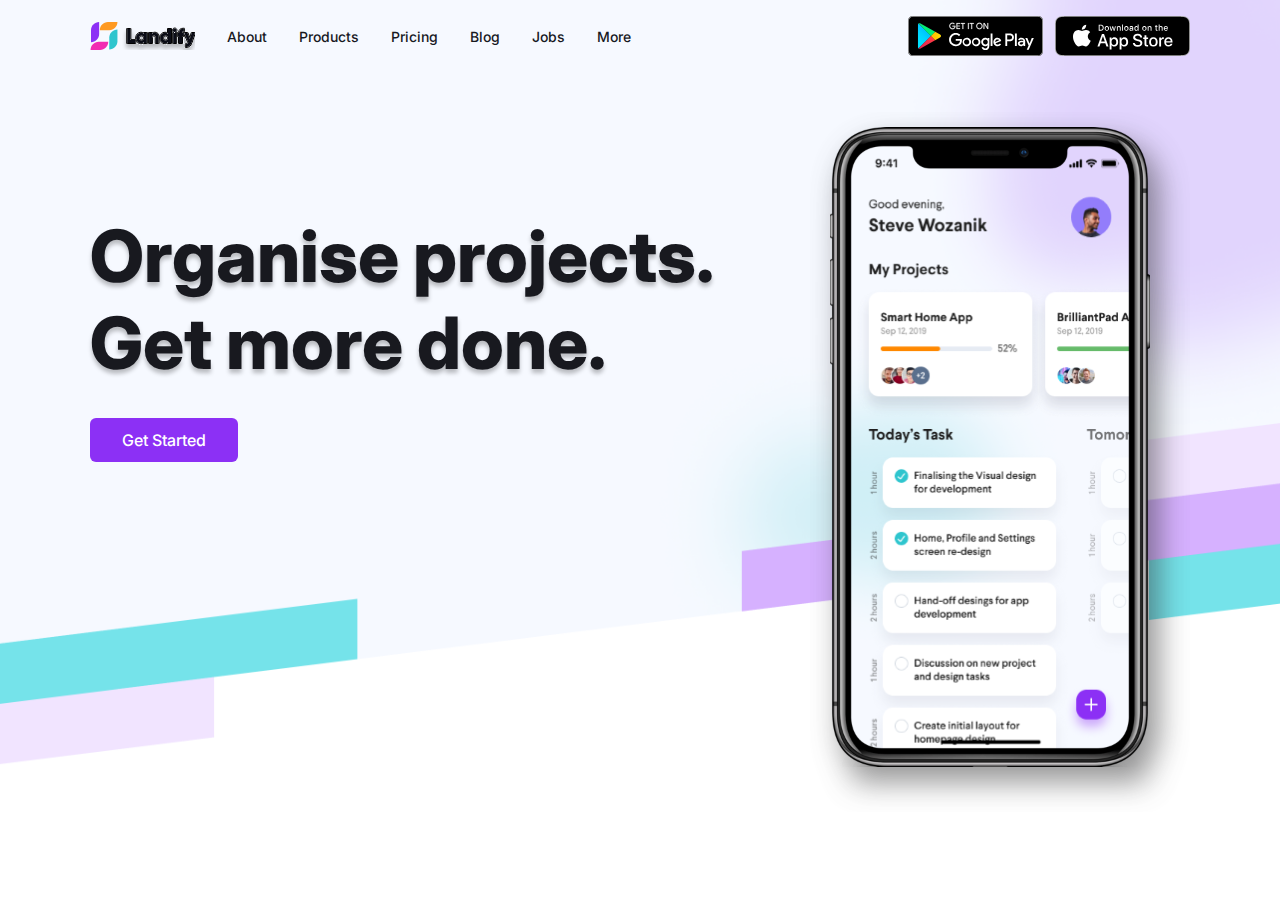
<file: august-26-landify/index.html>
<!DOCTYPE html>
<html lang="en">
<head>
    <meta charset="UTF-8">
    <meta name="viewport" content="width=device-width, initial-scale=1.0">
    <title>Landify</title>
    <link rel="stylesheet" href="style.css">
    <link rel="preconnect" href="https://fonts.googleapis.com">
    <link rel="preconnect" href="https://fonts.gstatic.com" crossorigin>
    <link href="https://fonts.googleapis.com/css2?family=Inter:wght@400;500;800&display=swap" rel="stylesheet">
</head>
<body>
    <main class="hero">
        <header class="hero-header">
            <nav class="hero-nav container">
                <div class="hero-header-left">
                    <img src="images/landify-logo.svg" alt="Landify Logo" />
                    <ul class="hero-nav-links">
                        <li class="hero-nav-link"><a href="#">About</a></li>
                        <li class="hero-nav-link"><a href="#">Products</a></li>
                        <li class="hero-nav-link"><a href="#">Pricing</a></li>
                        <li class="hero-nav-link"><a href="#">Blog</a></li>
                        <li class="hero-nav-link"><a href="#">Jobs</a></li>
                        <li class="hero-nav-link"><a href="#">More</a></li>
                    </ul>
                </div>
                <div class="hero-header-right">
                    <a target="_blank" href="https://play.google.com/store/games?hl=tr&gl=US"><img src="images/badge-googleplay.svg" alt="Google Play Badge" /></a>
                    <a href="#"><img src="images/badge-appstore.svg" alt="App Store Badge" /></a>
                </div>
            </nav>
        </header>
        <div class="hero-main container">
            <div class="hero-main-left">
                <h1 class="hero-main-title">Organise projects. <br> Get more done.</h1>
                <a class="hero-main-cta">Get Started</a>
            </div>
            <div class="hero-main-right">
                <img src="images/phone-mockup.svg" alt="phone mockup" />
            </div>
        </div>
    </main>
</body>
</html>
</file>
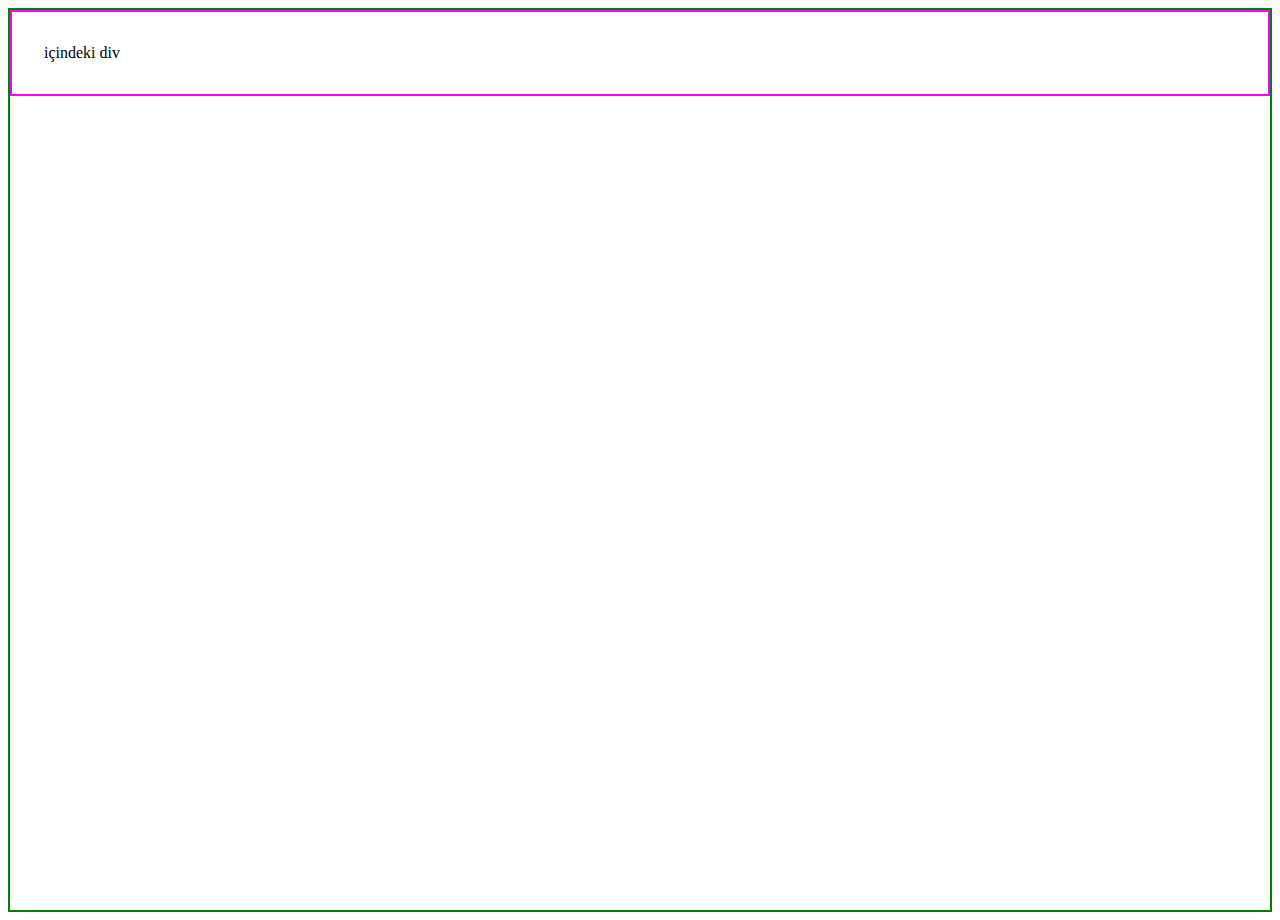
<file: css Units/index.html>
<!DOCTYPE html>
<html lang="en">
  <head>
    <title>CSS UNITS</title>
    <link rel="stylesheet" href="style.css">
  </head>
  <body>
    <div class="container">
      <div class="ic-div">içindeki div</div>
    </div>
  </body>
</html>
</file>
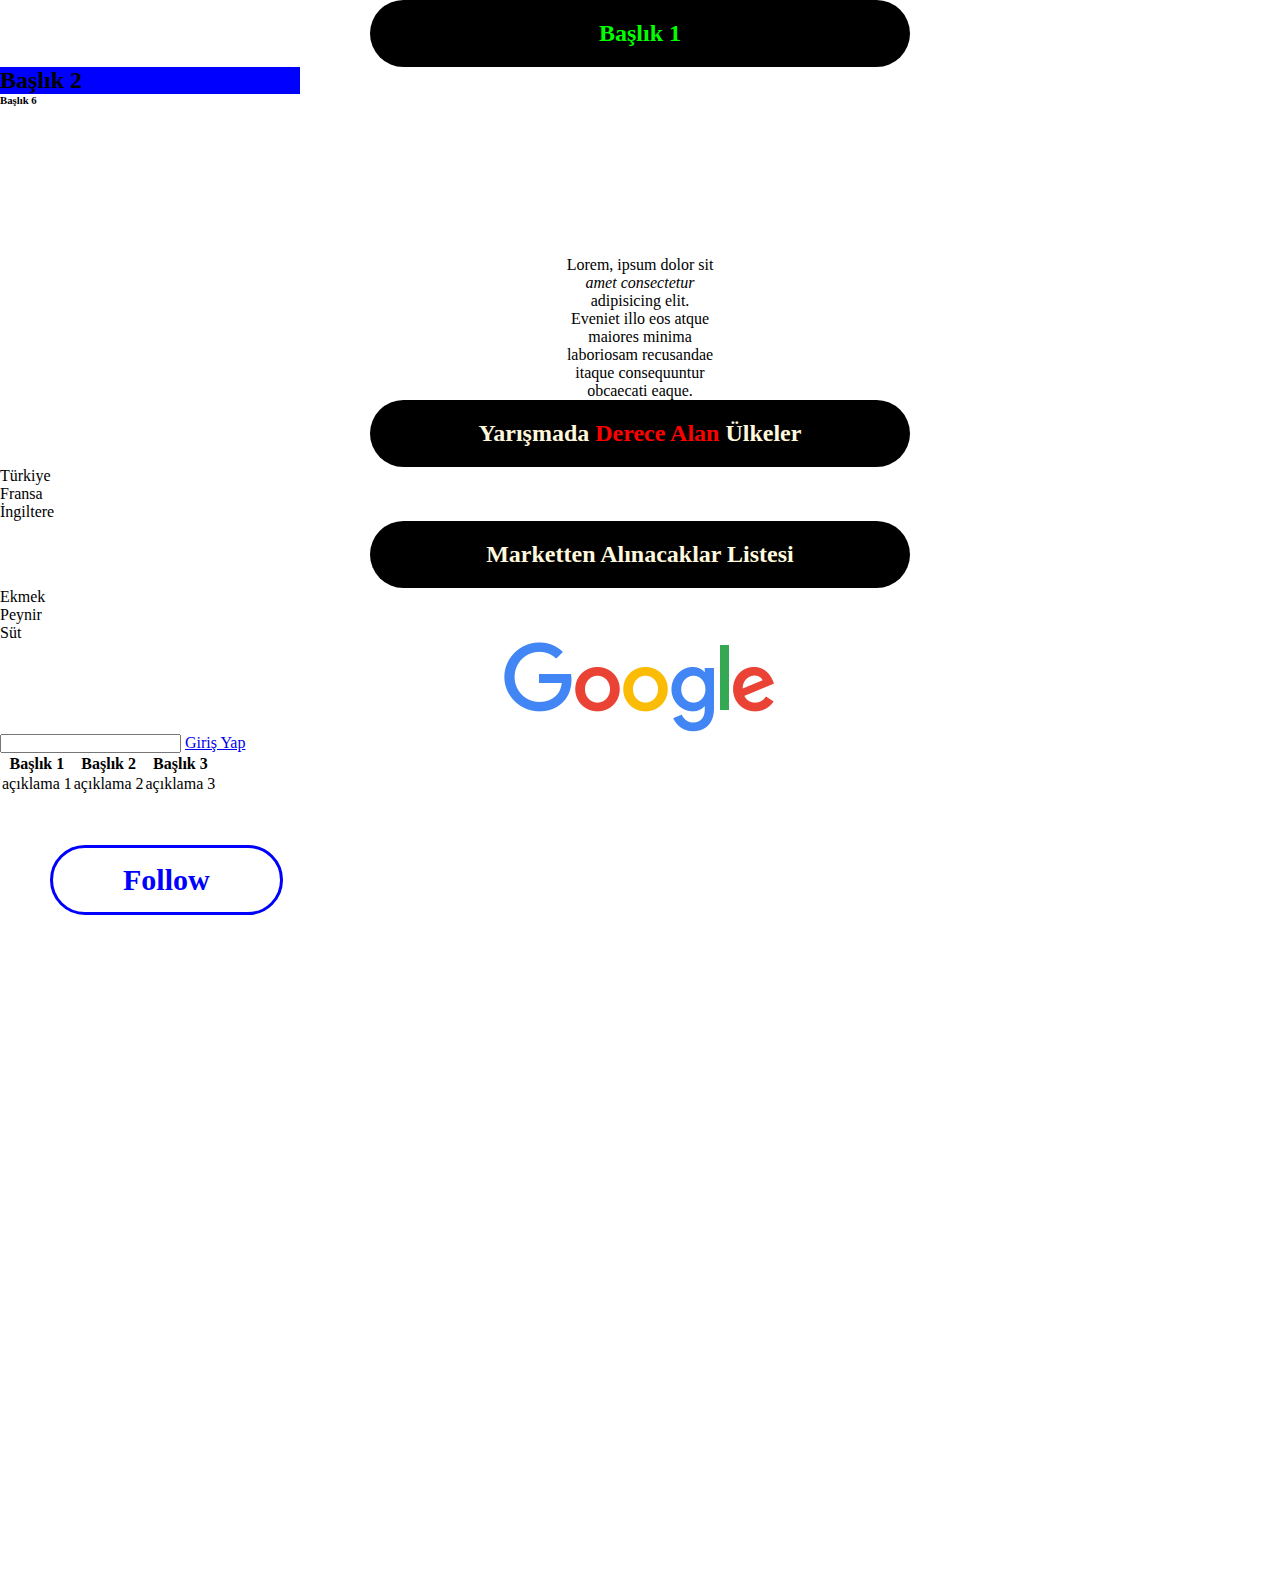
<file: ders-1/index.html>
<!DOCTYPE html>
<html>
    <head>
        <title>HTML Giriş</title>
        <link rel="stylesheet" href="style.css" />
    </head>
    <body>
        <h1 class="title">Başlık 1</h1>
        <h2>Başlık 2</h2>
        <h6>Başlık 6</h6>
        <p>Lorem, ipsum dolor sit <i>amet consectetur</i> adipisicing elit. Eveniet illo eos atque maiores minima laboriosam recusandae itaque consequuntur obcaecati eaque.</p>

        <div>
            <h1>Yarışmada <span style="color: red;">Derece Alan</span> Ülkeler</h1>
            <ol>
                <li>Türkiye</li>
                <li>Fransa</li>
                <li>İngiltere</li>
            </ol>
        </div>


        <h1>Marketten Alınacaklar Listesi</h1>
        <ul>
            <li>Ekmek</li>
            <li>Peynir</li>
            <li>Süt</li>
        </ul>

        <img src="images/google-logo.png" alt="Google Logo" />
        <input type="text" />

        <a href="about.html" target="_blank">Giriş Yap</a>


        <table>
            <tr>
                <th>Başlık 1</th>
                <th>Başlık 2</th>
                <th>Başlık 3</th>
            </tr>
            <tr>
                <td>açıklama 1</td>
                <td>açıklama 2</td>
                <td>açıklama 3</td>
            </tr>
        </table>

        <a class="follow-btn">Follow</a>

        <div style="width: 100%"><iframe width="100%" height="600" frameborder="0" scrolling="no" marginheight="0" marginwidth="0" src="https://maps.google.com/maps?width=100%25&amp;height=600&amp;hl=en&amp;q=1%20Grafton%20Street,%20Dublin,%20Ireland+(My%20Business%20Name)&amp;t=&amp;z=14&amp;ie=UTF8&amp;iwloc=B&amp;output=embed"><a href="https://www.maps.ie/population/">Population calculator map</a></iframe></div>
    </body>
</html>
</file>
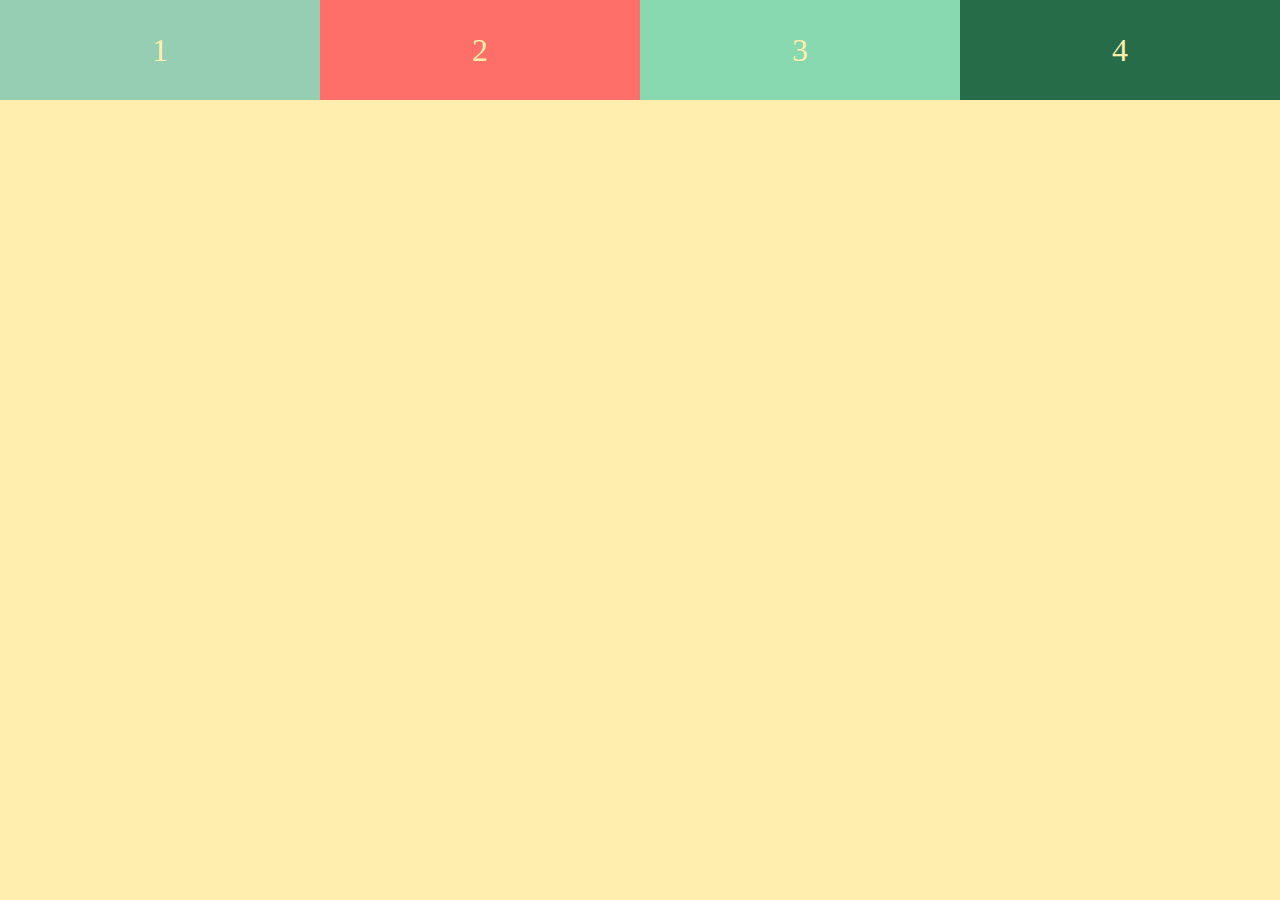
<file: grid/index.html>
<!DOCTYPE html>
<html lang="en">
  <head>
    <title>CSS Grid</title>
    <link rel="stylesheet" href="index.css" />
    <link rel="stylesheet" href="style.css">
  </head>
  <body>
    <div class="container">
      <div>1</div>
      <div>2</div>
      <div>3</div>
      <div>4</div>
    </div>
  </body>
</html>
</file>
<file: august-26-landify/style.css>
/* General Styles */

*{
    margin: 0;
    padding: 0;
    box-sizing: border-box;
    font-family: 'Inter', sans-serif;
}

body{
    color: #18191F;
}

li{
    list-style-type: none;
}

a{
    color: inherit;
    text-decoration: none;
}

.container{
    max-width: 1100px;
    margin: 0 auto;
}

.hero{
    background-image: url("images/background.png");
    background-size: cover;
    background-position: center;
}

/* HEADER */

.hero-header{
    padding: 16px 0;
}

.hero-nav{
    display: flex;
    justify-content: space-between;
}

.hero-header-left{
    display: flex;
    align-items: center;
}

.hero-nav-links{
    display: flex;
    align-items: center;
    gap: 32px;
    margin-left: 32px;
}

.hero-nav-link{
    font-weight: 500;
    font-size: 14px;
}


.hero-header-right{
    display: flex;
    gap: 12px;
    align-items: center;
}

.hero-header-right > a{
    display: flex;
}


/* HERO MAIN */

.hero-main{
    display: flex;
    justify-content: space-between;
    margin-top: 40px;
}

.hero-main-left{
    padding-top: 100px;
}

.hero-main-title{
    text-shadow: 0px 4px 4px rgba(0, 0, 0, 0.25);
    font-size: 72px;
    font-weight: 800;
}

.hero-main-cta{
    padding: 12px 32px;
    background-color: #8C30F5;
    color: #fff;
    border-radius: 6px;
    cursor: pointer;
    font-weight: 500;
    display: inline-block;
    margin-top: 32px;
}


@media (max-width: 750px) {
    .hero-main{
        flex-direction: column;
        padding: 0 1.5em;
        align-items: flex-start;
        justify-content: flex-start;
        text-align: center;
    }

    .hero-main-title{
        font-size: 50px;
    }

    .hero-main-left{
        padding-top: 1em;
    }

    .hero-main-right{
        display: flex;
        justify-content: center;
        align-items: center;
    }
}
</file>
<file: css Units/style.css>
/* % -> parent'ının içerisinde yüzde kaç yer kapladığı */
/* px -> pixel unit her ekranda aynı yer kaplıyor */
/* em -> parent'ının font-size'ına göre parent -> 16px -> 1em -> 16px /// 2em -> 32px */
/* rem -> root element'in (html)'in font size'ına göre. 1rem -> 16px */
/* vw -> viewport width -> ekranın gözüken kısmının genişliğinin yüzdesi */
/* vh -> viewport height -> ekranın gözüken kısmının yüksekliğinin yüzdesi */

.container{
    border: 2px solid green;
    font-size: 24px;
    min-height: 100vh;
}

.ic-div{
    border: 2px solid magenta;
    padding: 2em;
    font-size: 1rem;
}
</file>
<file: ders-1/style.css>
/* h1 -> selector */
/* color -> property */
/* blue -> property value  */

*{
    margin: 0;
    padding: 0;
}

h1{
    text-align: center;
    color: #fff8dc;
    font-size: 24px;
    background-color: black;

    width: 500px;
    padding: 20px;
    display: block;
    margin: 0 auto;

    border-radius: 40px;
}

.title{
    color: lime;
}

h2{
    background-color: blue;
    width: 300px;
    display: inline-block;
}

p{
    margin: 150px auto 0 auto;
    text-align: center;
    width: 150px;
}


img{
    display: block;
    margin: 0 auto;
}

.follow-btn{
    display: inline-block;
    border: 3px solid blue;
    font-size: 30px;
    font-weight: bold;
    color: blue;
    background-color: transparent;
    margin: 50px;
    padding: 15px 70px;
    border-radius: 50px;
    cursor: pointer;
    transition: all 300ms ease;
}

.follow-btn:hover{
    background-color: blue;
    color: white;
}
</file>
<file: grid/index.css>
.container > div {
  padding: 10px;
  text-align: center;
  font-size: 2em;
  color: #ffeead;
}

*{
  margin: 0;
  padding: 0;
}


body {
  margin: 0;
}

html,
body {
  box-sizing: border-box;
  height: 100%;
  background-color: #ffeead;
  background-color: #ffeead;
}

.container > div {
  display: flex;
  justify-content: center;
  align-items: center;
}

.container > div:nth-child(1) {
  background-color: #96ceb4;
}

.container > div:nth-child(2) {
  background-color: #ff6f69;
}

.container > div:nth-child(3) {
  background-color: #88d8b0;
}
.container > div:nth-child(4) {
  background-color: #266c49;
}
.container > div:nth-child(5) {
  background-color: #cfd888;
}
.container > div:nth-child(6) {
  background-color: #d888cd;
}

.container{
  height: 100%;
}
</file>
<file: grid/style.css>
.container{
    display: grid;
    grid-template-columns: repeat(auto-fit, minmax(150px, 1fr));
    grid-auto-rows: 100px;
}























/* .header{
    grid-area: h;
}

.menu{
    grid-area: m;
}

.content{
    grid-area: c;
}

.footer{
    grid-area: f;
} */


/* .header{
    grid-column: 3 / -1;
}

.menu{
    grid-column: 1 / 3;
    grid-row: 1 / 3;
}

.content{
    grid-column: 3 / -1;
}

.footer{
    grid-column: 1 / -1;
} */
</file>
